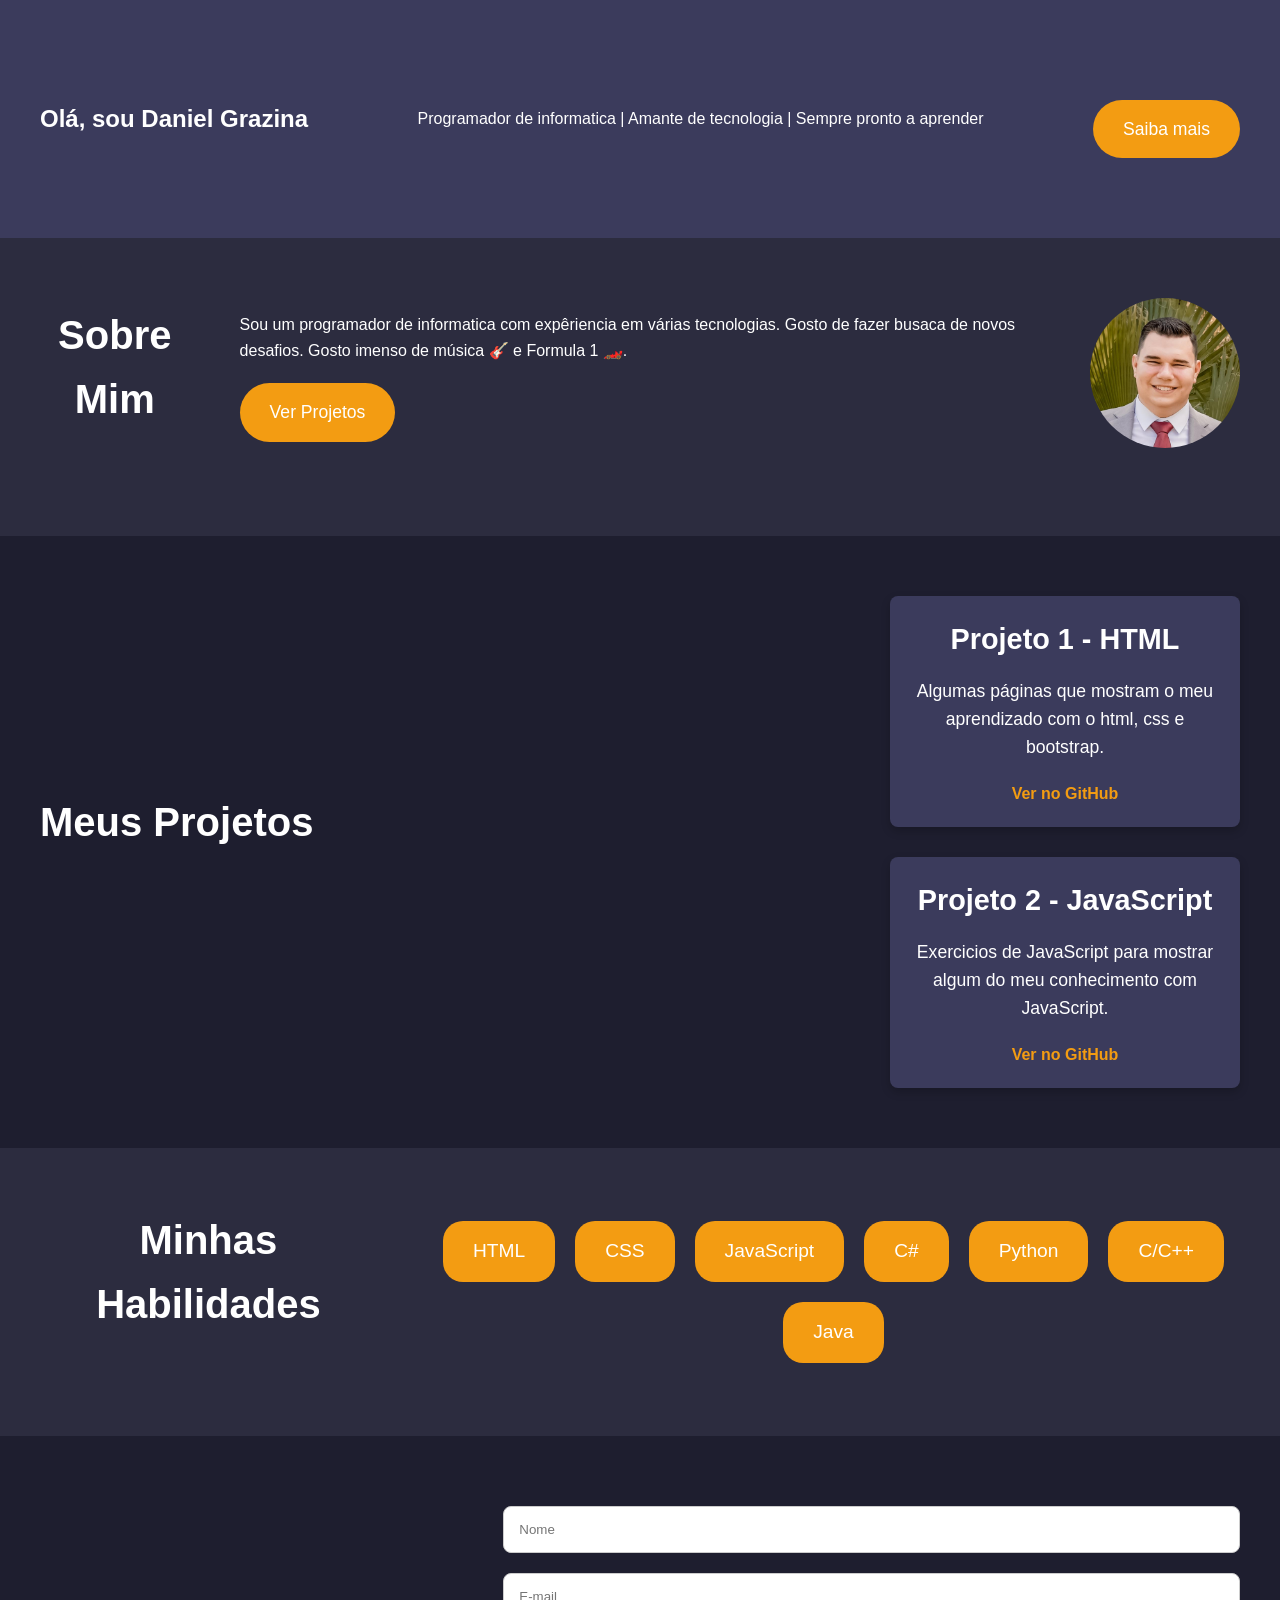
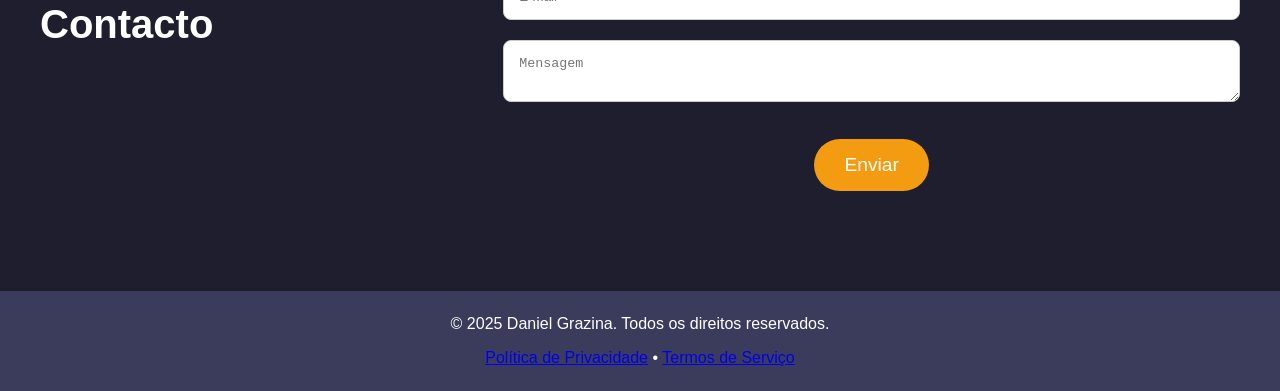
<file: index.html>
<!DOCTYPE html>
<html lang="pt">
<head>
    <meta charset="UTF-8">
    <meta name="viewport" content="width=device-width, initial-scale=1.0">
    <title>Portfólio de Daniel Grazina</title>
    <link rel="stylesheet" href="css/style.css">
</head>
<body>

    <!-- Home -->
    <section id="home">
        <div class="container">
            <h1 class="fade-in">Olá, sou Daniel Grazina</h1>
            <p class="fade-in">Programador de informatica | Amante de tecnologia | Sempre pronto a aprender</p>
            <a href="#sobre" class="cta-btn">Saiba mais</a>
        </div>
    </section>

    <!-- Sobre Mim -->
    <section id="sobre">
        <div class="container">
            <h2 class="slide-in">Sobre Mim</h2>
            <div class="about-content">
                <div class="text fade-in">
                    <p>Sou um programador de informatica com expêriencia em várias tecnologias. Gosto de fazer busaca de novos desafios. Gosto imenso de música 🎸 e Formula 1 🏎️.</p>
                    <a href="#projetos" class="cta-btn">Ver Projetos</a>
                </div>
                <div class="image fade-in">
                    <img src="img/my_pic.png" alt="Daniel Grazina">
                </div>
            </div>
        </div>
    </section>

    <!-- Projetos -->
    <section id="projetos">
        <div class="container">
            <h2 class="slide-in">Meus Projetos</h2>
            <div class="projects-grid">
                <div class="project zoom-in">
                    <h3>Projeto 1 - HTML</h3>
                    <p>Algumas páginas que mostram o meu aprendizado com o html, css e bootstrap.</p>
                    <a href="https://github.com/DanielGrazina/Daniel_Grazina_TPSI0525/tree/69931797c4594b85895cddb3e9b434cc70a357a5/HTML" target="_blank">Ver no GitHub</a>
                </div>
                <div class="project zoom-in">
                    <h3>Projeto 2 - JavaScript</h3>
                    <p>Exercicios de JavaScript para mostrar algum do meu conhecimento com JavaScript.</p>
                    <a href="https://github.com/DanielGrazina/Daniel_Grazina_TPSI0525/tree/69931797c4594b85895cddb3e9b434cc70a357a5/JavaScript2" target="_blank">Ver no GitHub</a>
                </div>
            </div>
        </div>
    </section>

    <!-- Habilidades -->
    <section id="habilidades">
        <div class="container">
            <h2 class="slide-in">Minhas Habilidades</h2>
            <div class="skills">
                <div class="skill">HTML</div>
                <div class="skill">CSS</div>
                <div class="skill">JavaScript</div>
                <div class="skill">C#</div>
                <div class="skill">Python</div>
                <div class="skill">C/C++</div>
                <div class="skill">Java</div>
            </div>
        </div>
    </section>

    <!-- Contacto -->
    <section id="contacto">
        <div class="container">
            <h2 class="slide-in">Contacto</h2>
            <form>
                <input type="text" placeholder="Nome" required>
                <input type="email" placeholder="E-mail" required>
                <textarea placeholder="Mensagem" required></textarea>
                <button type="submit">Enviar</button>
            </form>
        </div>
    </section>

    <footer>
    <p>&copy; 2025 Daniel Grazina. Todos os direitos reservados.</p>

    <p style="margin-top: 8px;">
        <a href="privacy.html" target="_blank" rel="noopener noreferrer">Política de Privacidade</a>
        <span> • </span>
        <a href="terms.html" target="_blank" rel="noopener noreferrer">Termos de Serviço</a>
    </p>
</footer>


    <script src="js/script.js"></script>
</body>
</html>
</file>
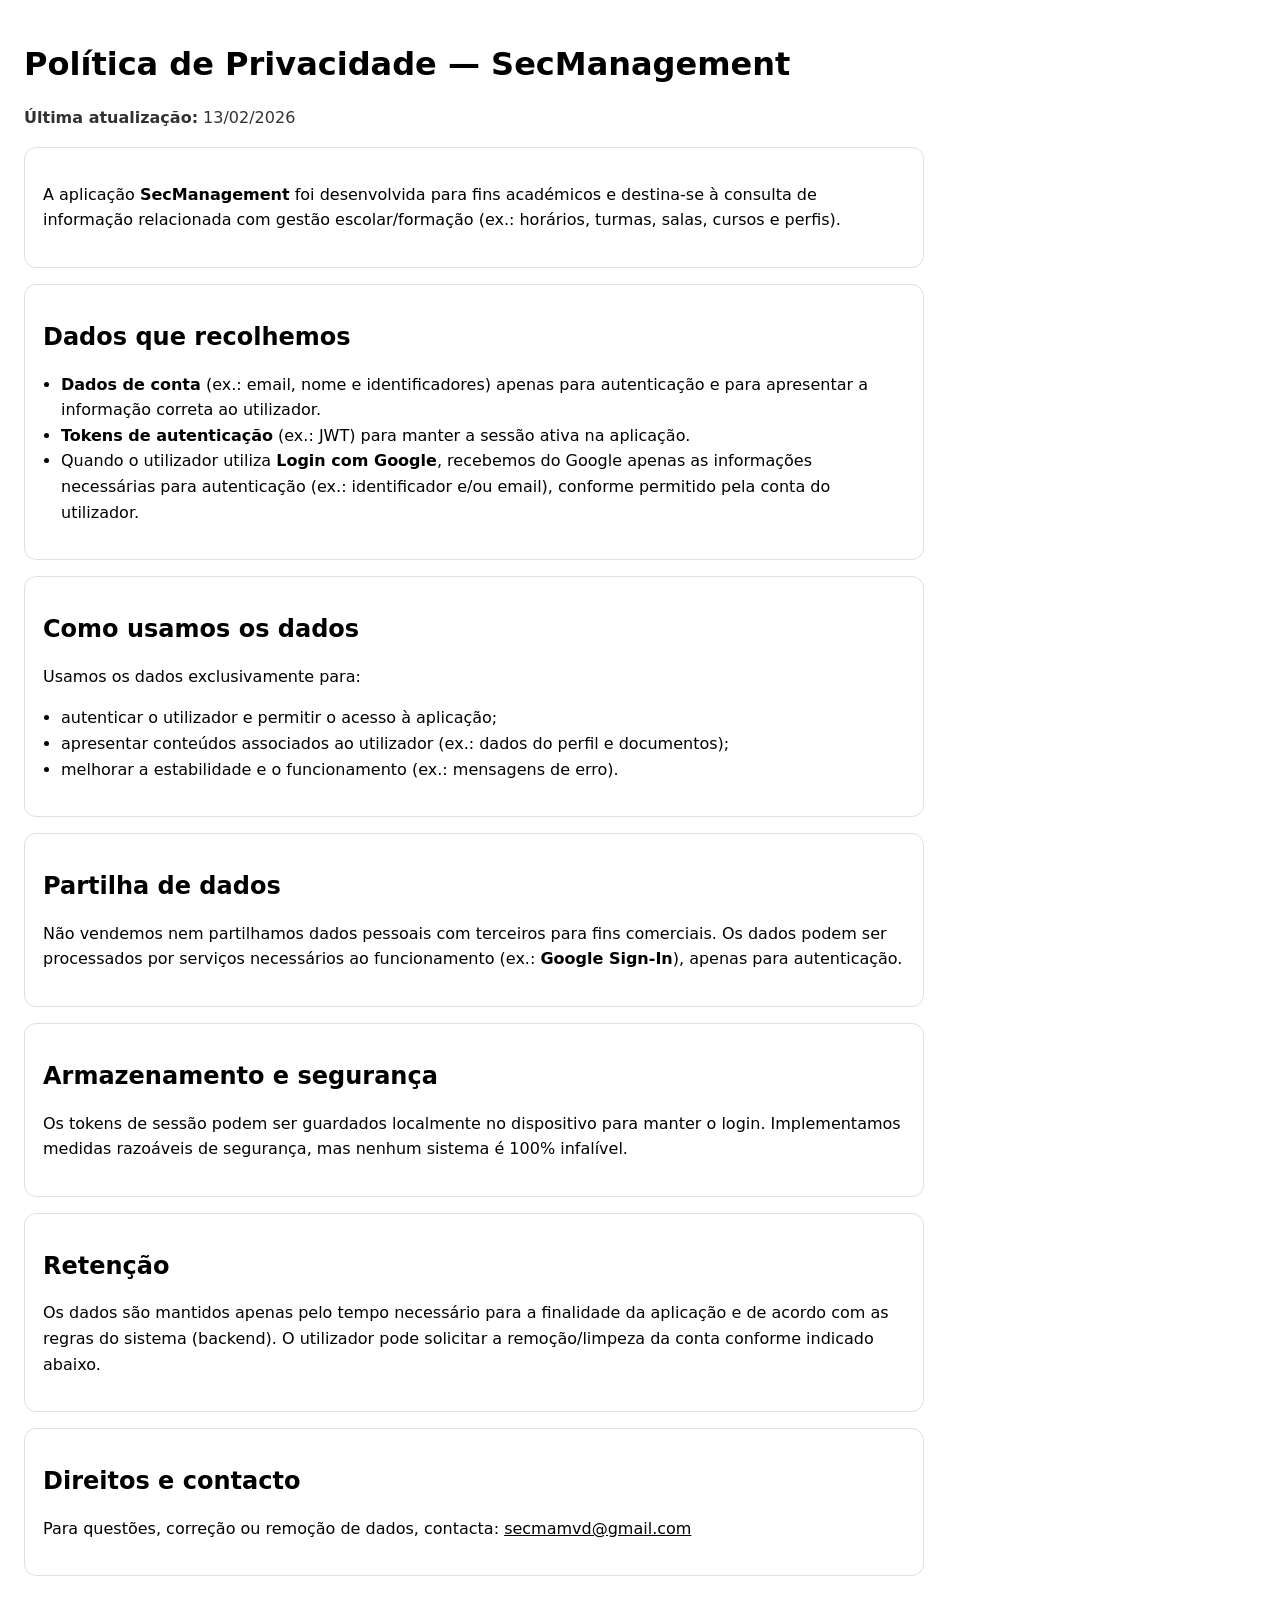
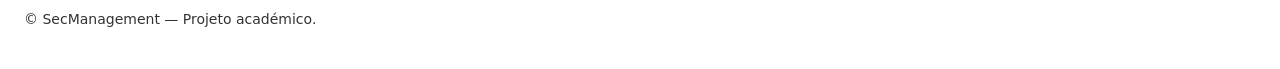
<file: privacy.html>
<!-- privacy.html -->
<!doctype html>
<html lang="pt-PT">
<head>
  <meta charset="utf-8" />
  <meta name="viewport" content="width=device-width,initial-scale=1" />
  <title>Política de Privacidade — SecManagement</title>
  <style>
    :root { color-scheme: light dark; }
    body { font-family: system-ui, -apple-system, Segoe UI, Roboto, Arial, sans-serif; line-height: 1.6; margin: 0; padding: 24px; max-width: 900px; }
    h1, h2 { line-height: 1.2; }
    .muted { opacity: .8; }
    .card { border: 1px solid rgba(127,127,127,.25); border-radius: 12px; padding: 18px; margin: 16px 0; }
    a { color: inherit; }
    ul { padding-left: 18px; }
    footer { margin-top: 32px; font-size: 14px; opacity: .8; }
  </style>
</head>
<body>
  <header>
    <h1>Política de Privacidade — SecManagement</h1>
    <p class="muted"><strong>Última atualização:</strong> 13/02/2026</p>
  </header>

  <section class="card">
    <p>
      A aplicação <strong>SecManagement</strong> foi desenvolvida para fins académicos e destina-se à consulta de
      informação relacionada com gestão escolar/formação (ex.: horários, turmas, salas, cursos e perfis).
    </p>
  </section>

  <section class="card">
    <h2>Dados que recolhemos</h2>
    <ul>
      <li><strong>Dados de conta</strong> (ex.: email, nome e identificadores) apenas para autenticação e para apresentar a informação correta ao utilizador.</li>
      <li><strong>Tokens de autenticação</strong> (ex.: JWT) para manter a sessão ativa na aplicação.</li>
      <li>Quando o utilizador utiliza <strong>Login com Google</strong>, recebemos do Google apenas as informações necessárias para autenticação (ex.: identificador e/ou email), conforme permitido pela conta do utilizador.</li>
    </ul>
  </section>

  <section class="card">
    <h2>Como usamos os dados</h2>
    <p>Usamos os dados exclusivamente para:</p>
    <ul>
      <li>autenticar o utilizador e permitir o acesso à aplicação;</li>
      <li>apresentar conteúdos associados ao utilizador (ex.: dados do perfil e documentos);</li>
      <li>melhorar a estabilidade e o funcionamento (ex.: mensagens de erro).</li>
    </ul>
  </section>

  <section class="card">
    <h2>Partilha de dados</h2>
    <p>
      Não vendemos nem partilhamos dados pessoais com terceiros para fins comerciais.
      Os dados podem ser processados por serviços necessários ao funcionamento (ex.: <strong>Google Sign-In</strong>),
      apenas para autenticação.
    </p>
  </section>

  <section class="card">
    <h2>Armazenamento e segurança</h2>
    <p>
      Os tokens de sessão podem ser guardados localmente no dispositivo para manter o login.
      Implementamos medidas razoáveis de segurança, mas nenhum sistema é 100% infalível.
    </p>
  </section>

  <section class="card">
    <h2>Retenção</h2>
    <p>
      Os dados são mantidos apenas pelo tempo necessário para a finalidade da aplicação e de acordo com as regras do sistema (backend).
      O utilizador pode solicitar a remoção/limpeza da conta conforme indicado abaixo.
    </p>
  </section>

  <section class="card">
    <h2>Direitos e contacto</h2>
    <p>
      Para questões, correção ou remoção de dados, contacta:
      <a href="mailto:secmamvd@gmail.com">secmamvd@gmail.com</a>
    </p>
  </section>

  <footer>
    <p>© SecManagement — Projeto académico.</p>
  </footer>
</body>
</html>
</file>
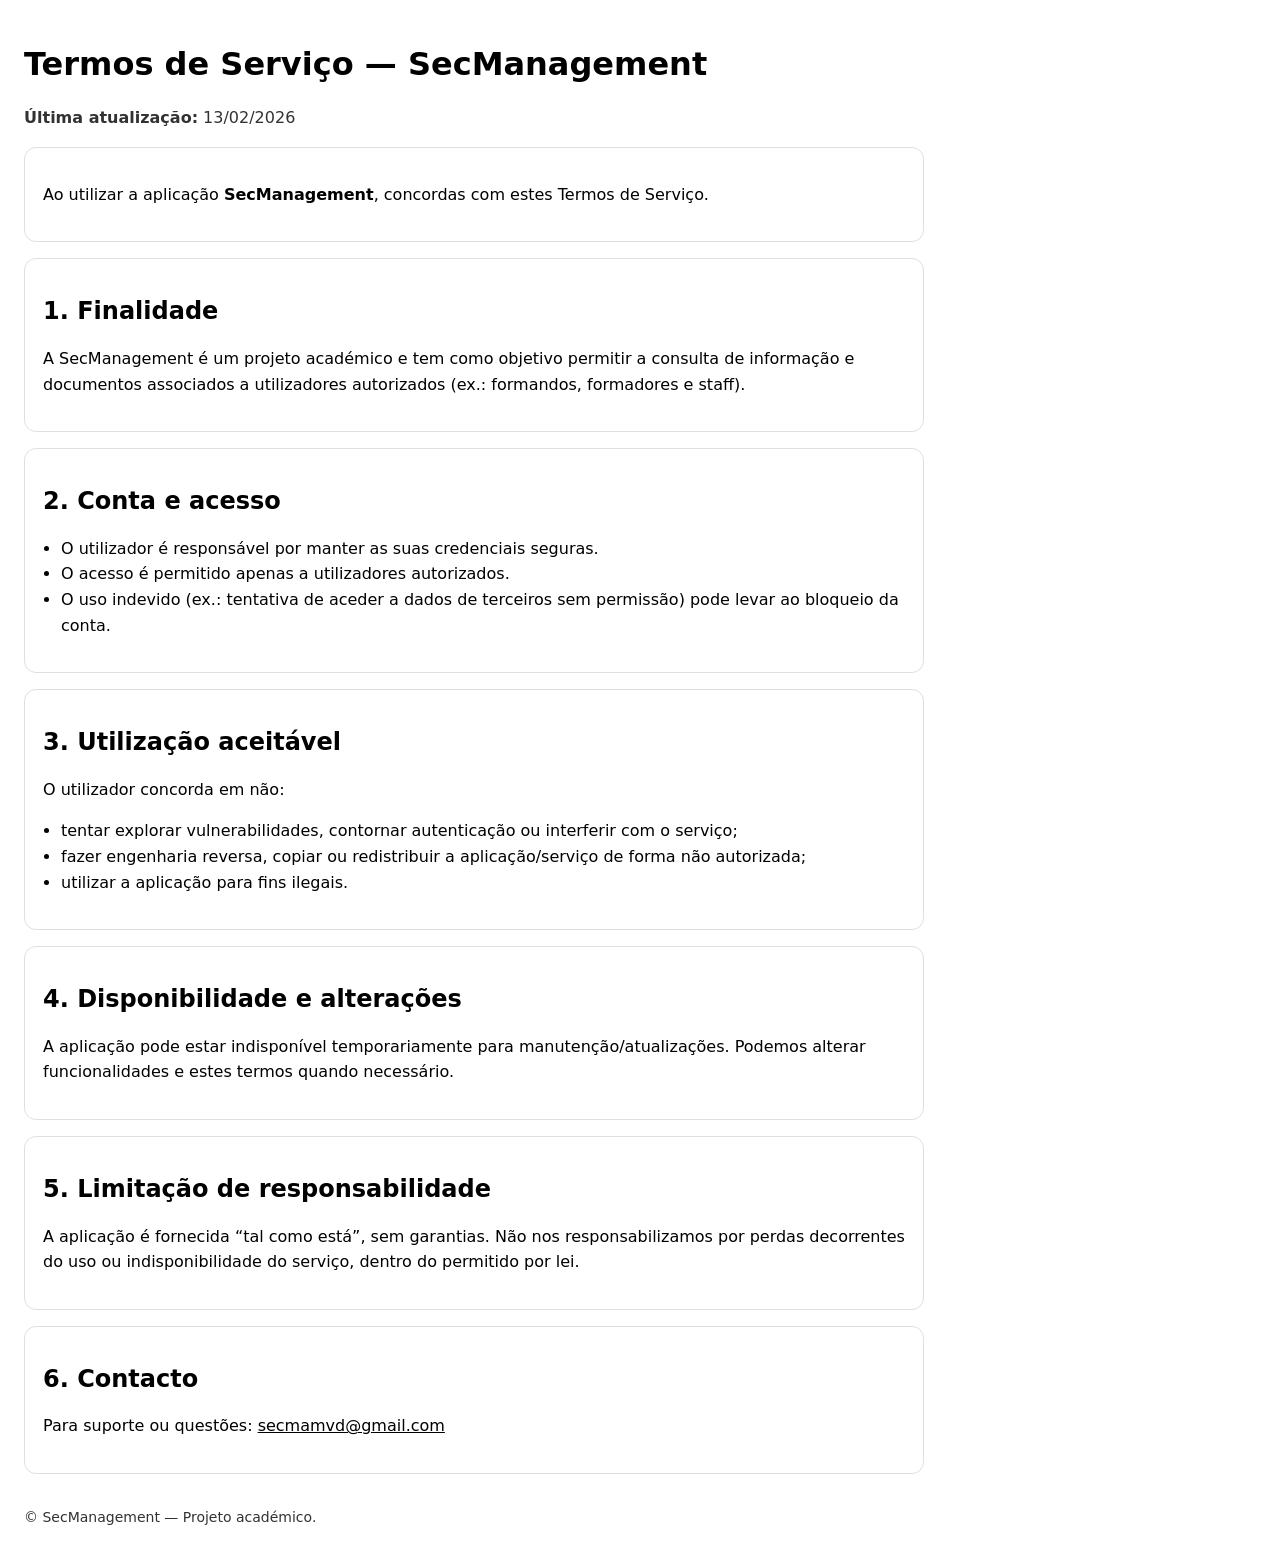
<file: terms.html>
<!-- terms.html -->
<!doctype html>
<html lang="pt-PT">
<head>
  <meta charset="utf-8" />
  <meta name="viewport" content="width=device-width,initial-scale=1" />
  <title>Termos de Serviço — SecManagement</title>
  <style>
    :root { color-scheme: light dark; }
    body { font-family: system-ui, -apple-system, Segoe UI, Roboto, Arial, sans-serif; line-height: 1.6; margin: 0; padding: 24px; max-width: 900px; }
    h1, h2 { line-height: 1.2; }
    .muted { opacity: .8; }
    .card { border: 1px solid rgba(127,127,127,.25); border-radius: 12px; padding: 18px; margin: 16px 0; }
    a { color: inherit; }
    ul { padding-left: 18px; }
    footer { margin-top: 32px; font-size: 14px; opacity: .8; }
  </style>
</head>
<body>
  <header>
    <h1>Termos de Serviço — SecManagement</h1>
    <p class="muted"><strong>Última atualização:</strong> 13/02/2026</p>
  </header>

  <section class="card">
    <p>Ao utilizar a aplicação <strong>SecManagement</strong>, concordas com estes Termos de Serviço.</p>
  </section>

  <section class="card">
    <h2>1. Finalidade</h2>
    <p>
      A SecManagement é um projeto académico e tem como objetivo permitir a consulta de informação e documentos
      associados a utilizadores autorizados (ex.: formandos, formadores e staff).
    </p>
  </section>

  <section class="card">
    <h2>2. Conta e acesso</h2>
    <ul>
      <li>O utilizador é responsável por manter as suas credenciais seguras.</li>
      <li>O acesso é permitido apenas a utilizadores autorizados.</li>
      <li>O uso indevido (ex.: tentativa de aceder a dados de terceiros sem permissão) pode levar ao bloqueio da conta.</li>
    </ul>
  </section>

  <section class="card">
    <h2>3. Utilização aceitável</h2>
    <p>O utilizador concorda em não:</p>
    <ul>
      <li>tentar explorar vulnerabilidades, contornar autenticação ou interferir com o serviço;</li>
      <li>fazer engenharia reversa, copiar ou redistribuir a aplicação/serviço de forma não autorizada;</li>
      <li>utilizar a aplicação para fins ilegais.</li>
    </ul>
  </section>

  <section class="card">
    <h2>4. Disponibilidade e alterações</h2>
    <p>
      A aplicação pode estar indisponível temporariamente para manutenção/atualizações.
      Podemos alterar funcionalidades e estes termos quando necessário.
    </p>
  </section>

  <section class="card">
    <h2>5. Limitação de responsabilidade</h2>
    <p>
      A aplicação é fornecida “tal como está”, sem garantias. Não nos responsabilizamos por perdas decorrentes do uso
      ou indisponibilidade do serviço, dentro do permitido por lei.
    </p>
  </section>

  <section class="card">
    <h2>6. Contacto</h2>
    <p>
      Para suporte ou questões:
      <a href="mailto:secmamvd@gmail.com">secmamvd@gmail.com</a>
    </p>
  </section>

  <footer>
    <p>© SecManagement — Projeto académico.</p>
  </footer>
</body>
</html>
</file>
<file: css/style.css>
/* RESET GLOBAL */
* {
    margin: 0;
    padding: 0;
    box-sizing: border-box;
}

body {
    font-family: 'Arial', sans-serif;
    background-color: #1e1e2f;
    color: #fff;
    line-height: 1.6;
    transition: all 0.3s ease;
}

/* --- SEÇÃO HOME --- */
#home {
    background: #3b3b5c;
    color: white;
    text-align: center;
    padding: 80px 20px;
    display: flex;
    flex-direction: column;
    justify-content: center;
    align-items: center;
    position: relative;
    overflow: hidden;
}

.container {
    display: flex;
    justify-content: space-between;
    align-items: center;
    width: 100%;
    max-width: 1200px;
    margin: 0 auto;
    gap: 50px;
}

.header-content {
    text-align: center;
    max-width: 500px;
}

.header-image img {
    width: 150px;
    height: 150px;
    border-radius: 50%;
    object-fit: cover;
    transition: transform 0.5s ease;
}

.cta-btn {
    background: #f39c12;
    color: white;
    padding: 15px 30px;
    text-decoration: none;
    font-size: 1.1em;
    border-radius: 30px;
    transition: background 0.3s ease;
    margin-top: 20px;
    display: inline-block;
}

.cta-btn:hover {
    background: #e67e22;
}

@keyframes fadeIn {
    to {
        opacity: 1;
    }
}

@keyframes slideIn {
    0% {
        opacity: 0;
        transform: translateY(20px);
    }
    100% {
        opacity: 1;
        transform: translateY(0);
    }
}

/* --- SEÇÃO SOBRE --- */
#sobre {
    background: #2c2c3f;
    padding: 60px 20px;
    text-align: center;
}

#sobre h2 {
    font-size: 2.5em;
    margin-bottom: 40px;
    opacity: 0;
    animation: slideIn 1s forwards;
}

.about-content {
    display: flex;
    align-items: center;
    justify-content: center;
    gap: 50px;
    flex-wrap: wrap;
}

.about-content .text {
    flex: 1;
    text-align: left;
    opacity: 0;
    animation: fadeIn 2s forwards;
    margin-bottom: 20px;
}

.about-content .image img {
    width: 150px;
    height: 150px;
    border-radius: 50%;
    margin-bottom: 20px;
}

/* --- SEÇÃO PROJETOS --- */
#projetos {
    background: #1e1e2f;
    padding: 60px 20px;
}

#projetos h2 {
    text-align: center;
    font-size: 2.5em;
    margin-bottom: 40px;
    opacity: 0;
    animation: slideIn 1s forwards;
}

.projects-grid {
    display: grid;
    grid-template-columns: repeat(auto-fit, minmax(300px, 1fr));
    gap: 30px;
    justify-items: center;
}

.project {
    background: #3b3b5c;
    padding: 20px;
    text-align: center;
    box-shadow: 0 4px 10px rgba(0, 0, 0, 0.2);
    border-radius: 8px;
    width: 100%;
    max-width: 350px;
    transition: transform 0.3s ease, box-shadow 0.3s ease;
}

.project:hover {
    transform: scale(1.05);
    box-shadow: 0 8px 15px rgba(0, 0, 0, 0.3);
}

.project h3 {
    font-size: 1.8em;
    margin-bottom: 15px;
}

.project p {
    font-size: 1.1em;
    margin-bottom: 20px;
}

.project a {
    color: #f39c12;
    text-decoration: none;
    font-weight: bold;
}

.project a:hover {
    text-decoration: underline;
}

/* --- SEÇÃO HABILIDADES --- */
#habilidades {
    background: #2c2c3f;
    padding: 60px 20px;
    text-align: center;
}

#habilidades h2 {
    font-size: 2.5em;
    margin-bottom: 40px;
    opacity: 0;
    animation: slideIn 1s forwards;
}

.skills {
    display: flex;
    justify-content: center;
    gap: 20px;
    flex-wrap: wrap;
}

.skill {
    background: #f39c12;
    color: white;
    padding: 15px 30px;
    font-size: 1.2em;
    border-radius: 20px;
    transition: background 0.3s ease;
}

.skill:hover {
    background: #e67e22;
}

/* --- SEÇÃO CONTACTO --- */
#contacto {
    background: #1e1e2f;
    padding: 60px 20px;
    text-align: center;
}

#contacto h2 {
    font-size: 2.5em;
    margin-bottom: 40px;
    opacity: 0;
    animation: slideIn 1s forwards;
}

form input,
form textarea {
    width: 100%;
    padding: 15px;
    margin: 10px 0;
    border: 1px solid #ccc;
    border-radius: 8px;
}

form button {
    background: #f39c12;
    color: white;
    padding: 15px 30px;
    border: none;
    border-radius: 30px;
    font-size: 1.2em;
    cursor: pointer;
    transition: background 0.3s ease;
    margin-top: 20px;
}

form button:hover {
    background: #e67e22;
}

/* --- FOOTER --- */
footer {
    background: #3b3b5c;
    color: white;
    text-align: center;
    padding: 20px;
    margin-top: 40px;
}

/* --- RESPONSIVO --- */

@media only screen and (max-width: 768px) {
    .container {
        flex-direction: column;
        text-align: center;
    }

    .header-image img {
        width: 120px;
        height: 120px;
    }

    .header-content {
        text-align: center;
    }

    .about-content {
        flex-direction: column;
    }

    .projects-grid {
        grid-template-columns: 1fr 1fr;
    }

    .project {
        max-width: 100%;
    }

    .skills {
        flex-direction: column;
        gap: 10px;
    }

    .skill {
        width: 80%;
        margin: 0 auto;
    }

    form input,
    form textarea {
        padding: 12px;
    }

    form button {
        width: 80%;
        padding: 12px;
    }
}

@media only screen and (max-width: 480px) {
    #home h1 {
        font-size: 2em;
    }

    #home p {
        font-size: 1em;
    }

    .projects-grid {
        grid-template-columns: 1fr;
    }

    .skill {
        font-size: 1em;
        padding: 10px 20px;
    }

    form button {
        font-size: 1em;
        padding: 10px 20px;
    }

    .header-image img {
        width: 100px;
        height: 100px;
    }
}

/* --- ANIMAÇÕES ADICIONAIS --- */

/* Animações para os elementos que entram na tela */
.fade-in {
    opacity: 0;
    transform: translateY(50px);
    transition: opacity 1s, transform 1s;
}

.fade-in.visible {
    opacity: 1;
    transform: translateY(0);
}

/* Efeito de Hover na Imagem */
.header-image img {
    transition: transform 0.3s ease;
}
</file>
